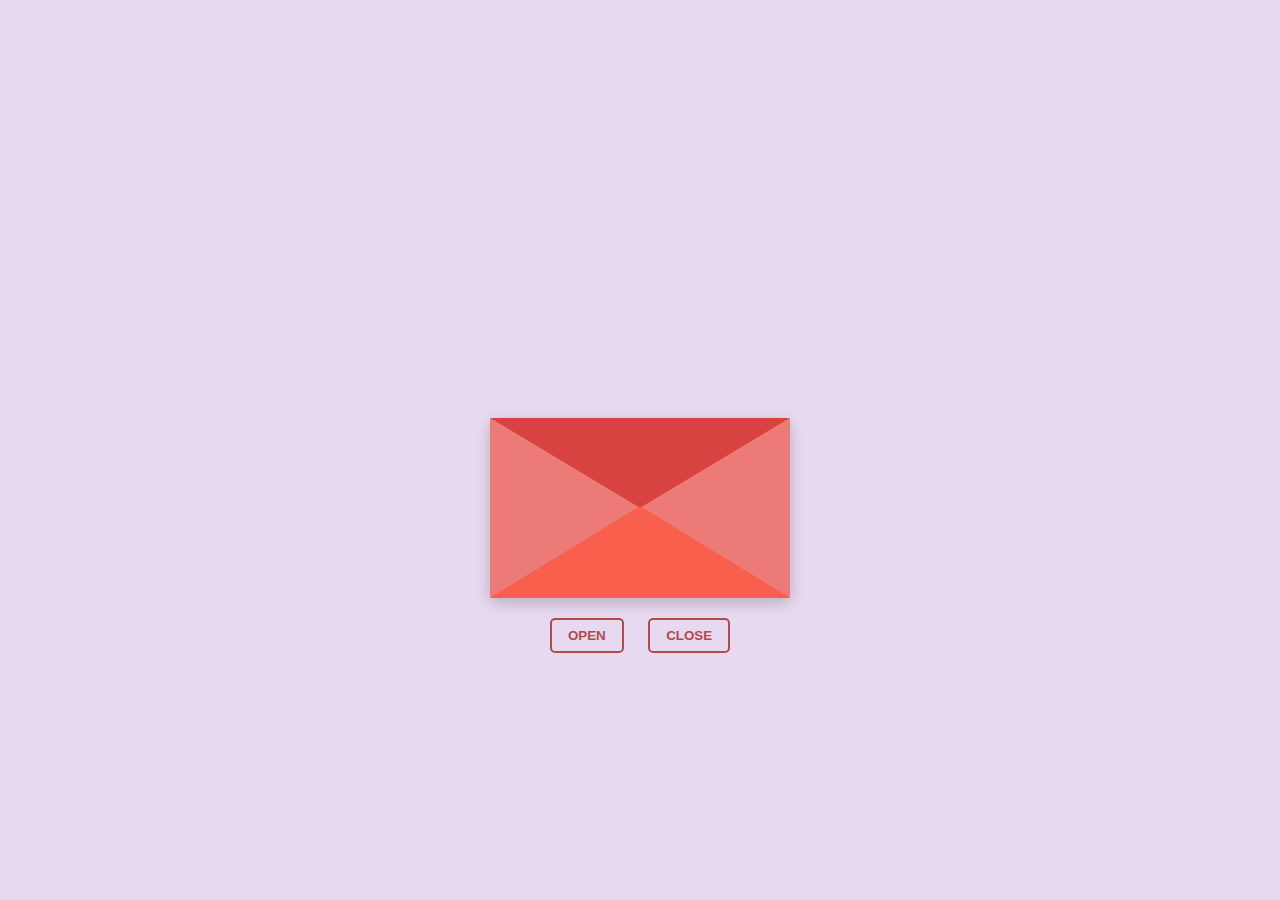
<file: Index.html>
<!DOCTYPE html>
<html lang="es">
<head>
  <meta charset="UTF-8" />
  <meta name="viewport" content="width=device-width, initial-scale=1.0" />
  <title>Sobre con Carta</title>
  <link rel="stylesheet" href="styles.css" />
  <link href="https://fonts.googleapis.com/css2?family=Dancing+Script:wght@700&display=swap" rel="stylesheet">
</head>
<body>
  <!-- Overlay para el fondo -->
  <div class="overlay" id="overlay"></div>

  <div class="container">
    <div class="envelope" id="envelope">
      <div class="side-left"></div>
      <div class="side-right"></div>
      <div class="bottom"></div>
      <div class="letter" id="letter">
        <button class="close-btn" onclick="closeLetter()">&times;</button>
        <div class="letter-content">
          <p class="to"><strong>To: Crush</strong></p>
          <p>Dear, you are so beautiful<br>That every time I see you<br>my world stops.</p>
          <p class="signature" style="margin-top: 20px; font-style: italic;">With love ❤️</p>
        </div>
      </div>
      <div class="flap" id="flap">
        <svg width="300" height="90" viewBox="0 0 300 90" style="position:absolute;top:0;left:0;">
          <polygon points="0,0 300,0 150,90" fill="#d84341" />
        </svg>
      </div>
    </div>
  </div>

  <div class="controls">
    <button onclick="openLetter()">OPEN</button>
    <button onclick="closeLetter()">CLOSE</button>
  </div>

  <script src="https://cdnjs.cloudflare.com/ajax/libs/gsap/3.12.5/gsap.min.js"></script>
  <script src="script.js"></script>
</body>
</html>
</file>
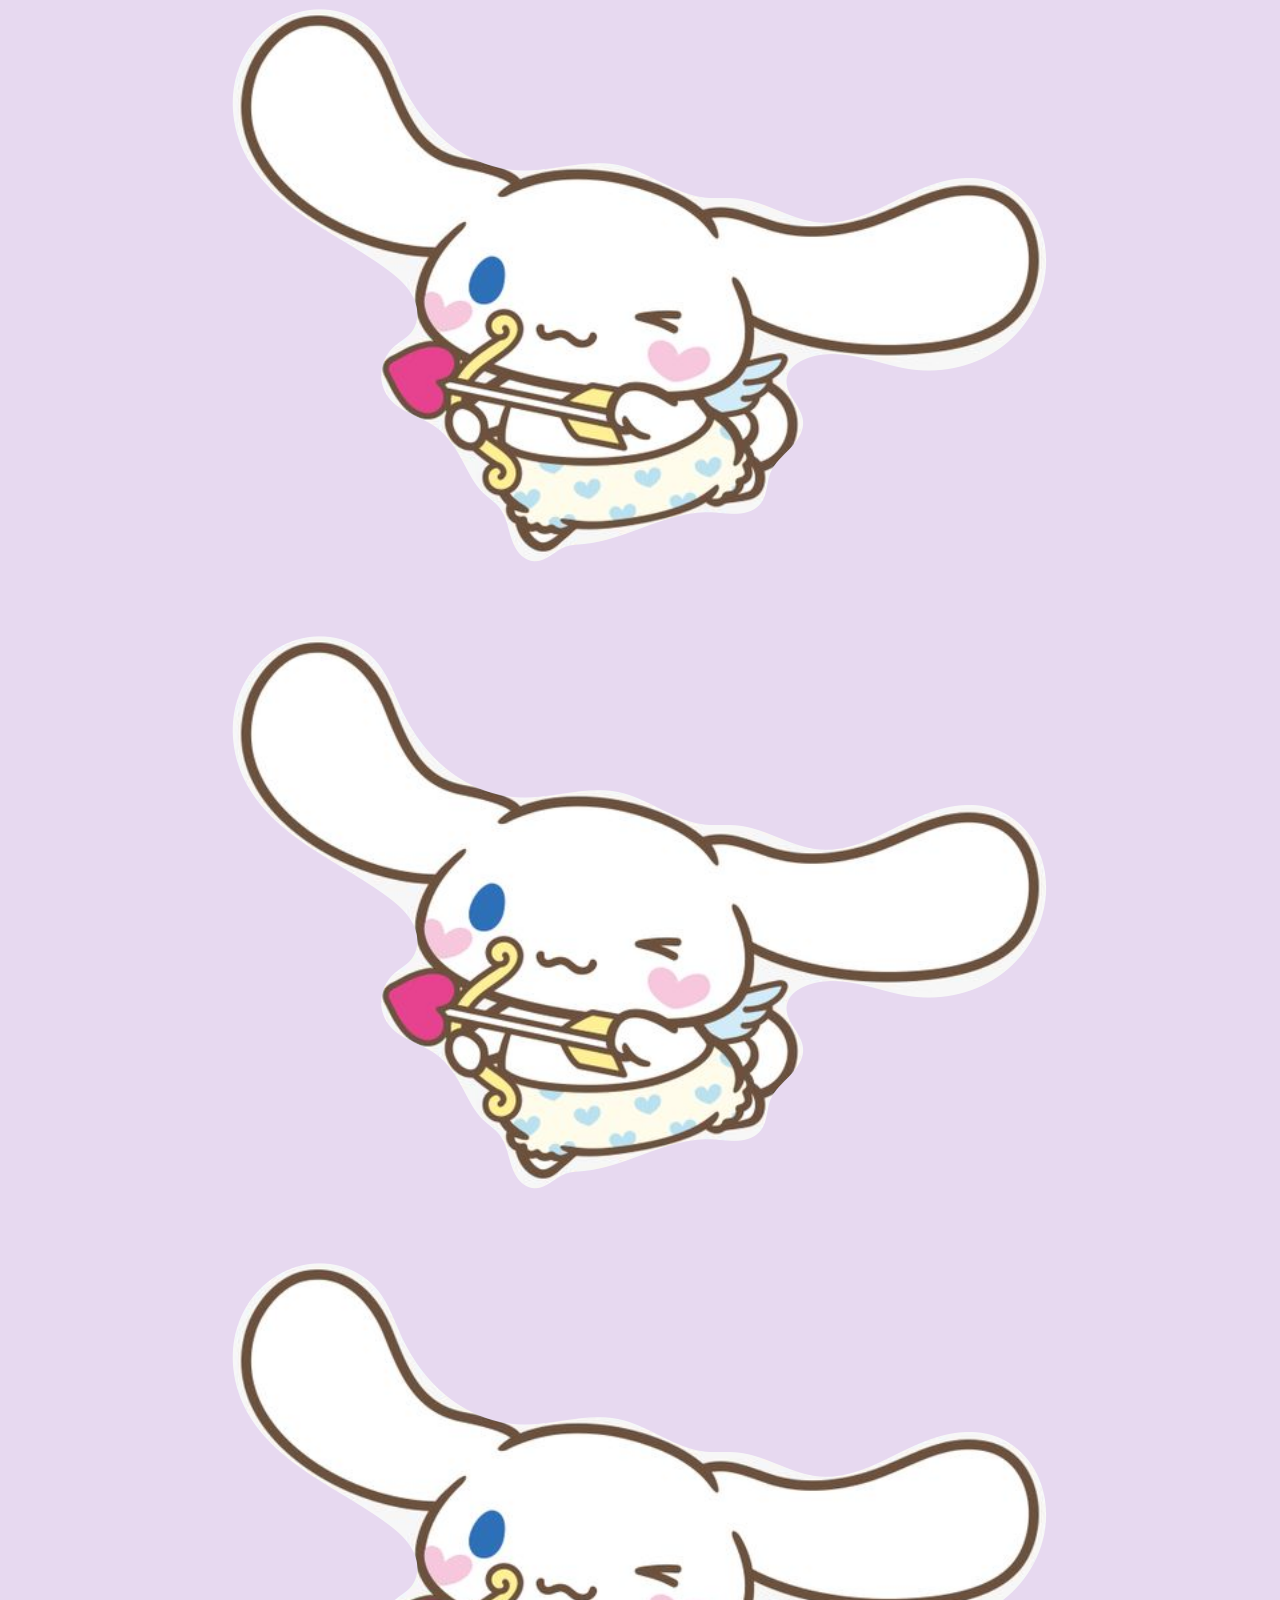
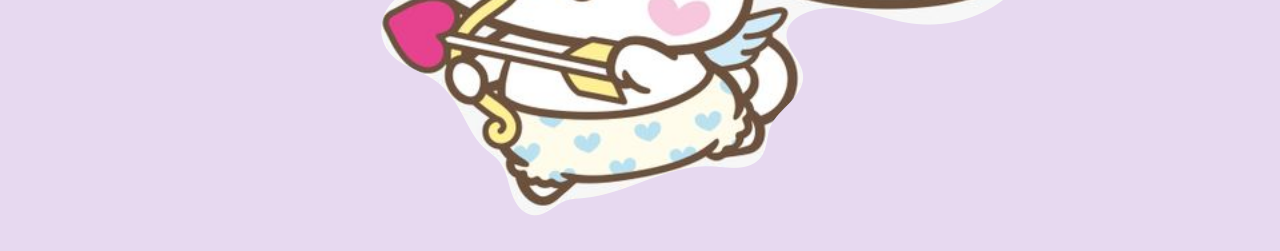
<file: index.html>
<!DOCTYPE html>
<html lang="es">
<head>
  <meta charset="UTF-8" />
  <meta name="viewport" content="width=device-width, initial-scale=1.0" />
  <title>Sobre con Carta</title>
  <link rel="stylesheet" href="styles.css" />
  <link href="https://fonts.googleapis.com/css2?family=Dancing+Script:wght@700&display=swap" rel="stylesheet">
</head>
<body>
  <!-- Intro GIF -->
  <div id="intro-gif" class="intro-gif-container">
    <img src="assets/Corazon-Cinnamoroll.gif" alt="Corazon Cinnamoroll" class="intro-gif">
  </div>

  <!-- Overlay para el fondo -->
  <div class="overlay" id="overlay"></div>

  <!-- Cupids decorativos -->
  <img src="assets/Cupid-Cinnamoroll.png" alt="Cupid Cinnamoroll" class="cupid cupid-left" id="cupidLeft">
  <img src="assets/Cupid-Cinnamoroll.png" alt="Cupid Cinnamoroll" class="cupid cupid-right" id="cupidRight">
  <img src="assets/Cupid-Cinnamoroll.png" alt="Cupid Cinnamoroll" class="cupid cupid-top-left" id="cupidTopLeft">
  <img src="assets/Cupid-Cinnamoroll.png" alt="Cupid Cinnamoroll" class="cupid cupid-top-right" id="cupidTopRight">

  <!-- Contenedor principal -->
  <div class="container" id="main-container" style="display:none;">
    <div class="envelope" id="envelope">
      <div class="side-left"></div>
      <div class="side-right"></div>
      <div class="bottom"></div>
      <div class="letter" id="letter">
        <div class="letter-content">
          <p class="to"><strong>Para: Ross Miau</strong></p>
          <p>Hola, sé que no nos conocemos, pero quería decirte que me pareces una persona muy bonita. Si en algún momento te gustaría conversar o compartir una tarde tranquila, me encantaría conocerte mejor.</p>
          <p>¿Te gustaría salir conmigo algún día? Me haría muy feliz.</p>
          <p class="signature" style="margin-top: 20px; font-style: italic;">Con cariño, Elias ❤️</p>
        </div>
      </div>
      <div class="flap" id="flap">
        <svg width="300" height="90" viewBox="0 0 300 90" style="position:absolute;top:0;left:0;">
          <polygon points="0,0 300,0 150,90" fill="#d84341" />
        </svg>
      </div>
    </div>
  </div>

  <!-- Controles -->
  <div class="controls" id="main-controls" style="display:none;">
    <button onclick="openLetter()">OPEN</button>
    <button onclick="closeLetter()">CLOSE</button>
  </div>

  <script src="https://cdnjs.cloudflare.com/ajax/libs/gsap/3.12.5/gsap.min.js"></script>
  <script src="script.js"></script>
</body>
</html>
</file>
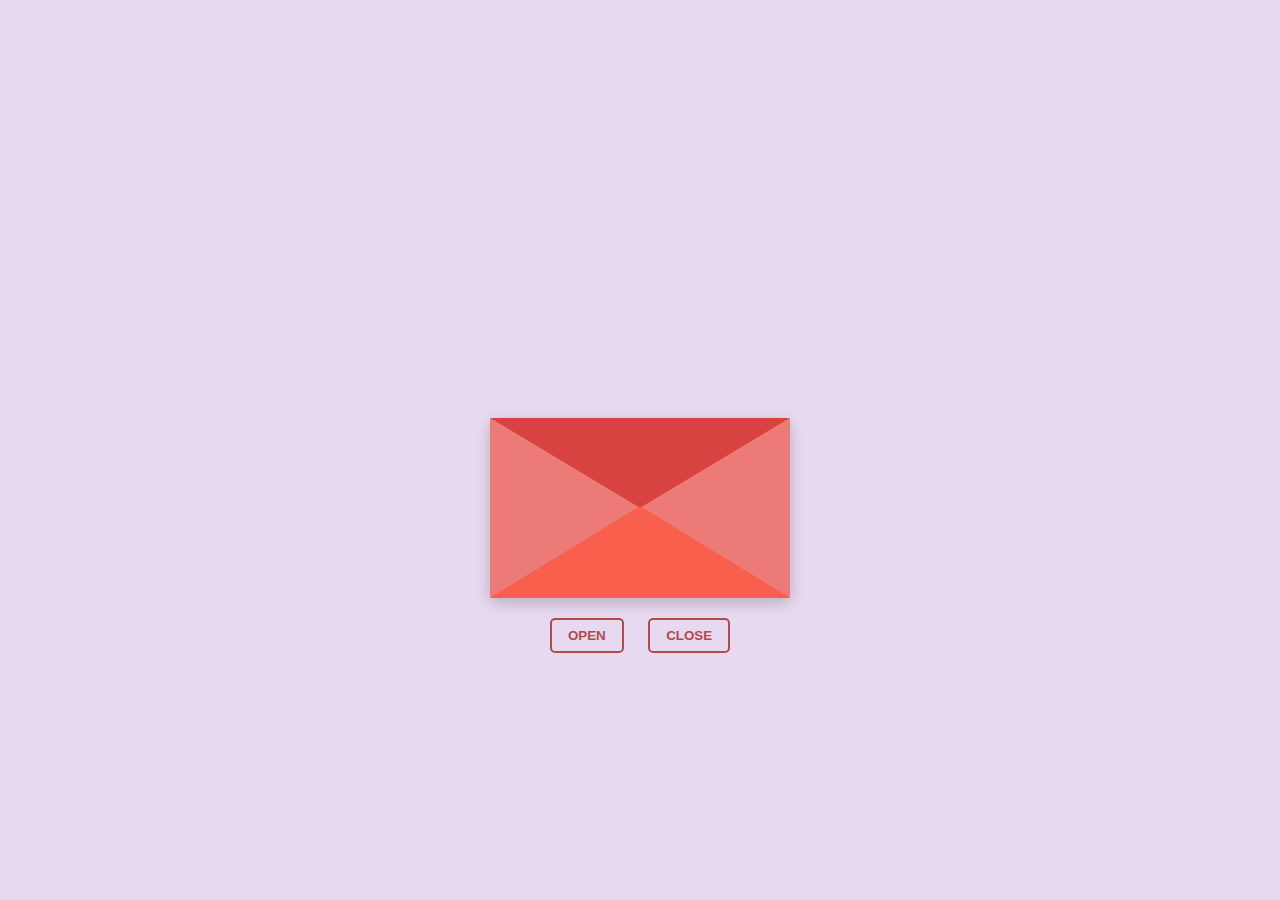
<file: ValentineLoveLetter/index.html>
<!DOCTYPE html>
<html lang="es">
<head>
  <meta charset="UTF-8" />
  <meta name="viewport" content="width=device-width, initial-scale=1.0" />
  <title>Sobre con Carta</title>
  <link rel="stylesheet" href="styles.css" />
  <link href="https://fonts.googleapis.com/css2?family=Dancing+Script:wght@700&display=swap" rel="stylesheet">
</head>
<body>
  <!-- Overlay para el fondo -->
  <div class="overlay" id="overlay"></div>

  <div class="container">
    <div class="envelope" id="envelope">
      <div class="side-left"></div>
      <div class="side-right"></div>
      <div class="bottom"></div>
      <div class="letter" id="letter">
        <button class="close-btn" onclick="closeLetter()">&times;</button>
        <div class="letter-content">
          <p class="to"><strong>To: Crush</strong></p>
          <p>Dear, you are so beautiful<br>That every time I see you<br>my world stops.</p>
          <p class="signature" style="margin-top: 20px; font-style: italic;">With love ❤️</p>
        </div>
      </div>
      <div class="flap" id="flap">
        <svg width="300" height="90" viewBox="0 0 300 90" style="position:absolute;top:0;left:0;">
          <polygon points="0,0 300,0 150,90" fill="#d84341" />
        </svg>
      </div>
    </div>
  </div>

  <div class="controls">
    <button onclick="openLetter()">OPEN</button>
    <button onclick="closeLetter()">CLOSE</button>
  </div>

  <script src="https://cdnjs.cloudflare.com/ajax/libs/gsap/3.12.5/gsap.min.js"></script>
  <script src="script.js"></script>
</body>
</html>
</file>
<file: styles.css>
body {
  background-color: #e7d9f0;
  display: flex;
  flex-direction: column;
  align-items: center;
  justify-content: center;
  height: 100vh;
  font-family: 'Segoe UI', sans-serif;
  margin: 0;
}

.container {
  position: relative;
  width: 300px;
  height: 350px;
  perspective: 1000px;
  overflow: visible;
}

.envelope {
  position: absolute;
  left: 0;
  bottom: 0;
  width: 300px;
  height: 180px;
  background: #f95f4d;
  border-radius: 5px;
  box-shadow: 0 5px 15px rgba(0,0,0,0.2);
}

.flap {
  position: absolute;
  top: 0;
  left: 0;
  width: 300px;
  height: 90px;
  transform-origin: top center;
  transform: rotateX(0deg);
  z-index: 1;
  transition: transform 0.6s ease;
  perspective: 1000px;
}

.flap svg {
  display: block;
  position: absolute;
  top: 0; left: 0;
  width: 300px; height: 90px;
  pointer-events: none;
  z-index: 2;
}

.flap .flap-back-svg {
  z-index: 3;
  opacity: 0;
  transition: opacity 0.2s;
}

.flap.open .flap-back-svg {
  opacity: 1;
}

.flap.open svg:not(.flap-back-svg) {
  opacity: 0;
}

.flap::after {
  content: '';
  position: absolute;
  top: 0;
  left: 0;
  width: 0;
  height: 0;
  border-left: 150px solid transparent;
  border-right: 150px solid transparent;
  border-top: 90px solid #f95f4d;
  transform: rotateX(180deg);
  backface-visibility: hidden;
  pointer-events: none;
  opacity: 0;
  transition: opacity 0.3s;
}

.flap.open::after {
  opacity: 1;
}

.side-left,
.side-right {
  position: absolute;
  top: 0;
  width: 0;
  height: 0;
  border-style: solid;
  z-index: 2;
}

.side-left {
  left: 0;
  border-width: 90px 0 90px 150px;
  border-color: transparent transparent transparent #ec7b77;
}

.side-right {
  right: 0;
  border-width: 90px 150px 90px 0;
  border-color: transparent #ec7b77 transparent transparent;
}

.bottom {
  position: absolute;
  bottom: 0;
  left: 0;
  width: 0;
  height: 0;
  border-left: 150px solid transparent;
  border-right: 150px solid transparent;
  border-bottom: 92px solid #f95f4d;
  border-top: none;
  z-index: 4;
}

/* Clase independiente para la carta */
.letter {
  position: absolute;
  left: 50%;
  top: 10px;
  transform: translateX(-50%);
  width: 80%;
  height: 120px;
  background-color: white;
  border-radius: 12px;
  padding: 20px 12px 12px 12px;
  box-shadow: 0 8px 24px rgba(0,0,0,0.18);
  text-align: center;
  font-family: 'Dancing Script', cursive;
  font-size: 1.1em;
  z-index: 2;
  opacity: 0;
  cursor: pointer;
  transition: all 0.3s ease;
  display: flex;
  flex-direction: column;
  justify-content: center;
  align-items: center;
}

.letter:hover {
  box-shadow: 0 12px 32px rgba(0,0,0,0.25);
  transform: translateX(-50%) translateY(-2px);
}

/* Estado expandido de la carta */
.letter.expanded {
  left: 50%;
  top: 50%;
  transform: translate(-50%, -50%) scale(1.5);
  width: 400px;
  height: 300px;
  z-index: 1001;
  box-shadow: 0 20px 60px rgba(0,0,0,0.4);
  padding: 40px 30px;
  font-size: 1.4em;
  background: linear-gradient(135deg, #ffffff 0%, #f8f9fa 100%);
  border: 2px solid #b44a4a;
  cursor: default;
}

.letter.expanded .letter-content {
  height: 100%;
  display: flex;
  flex-direction: column;
  justify-content: center;
  align-items: center;
}

.letter.expanded .close-btn {
  position: absolute;
  top: 15px;
  right: 20px;
  background: #b44a4a;
  color: white;
  border: none;
  border-radius: 50%;
  width: 30px;
  height: 30px;
  cursor: pointer;
  font-size: 18px;
  font-weight: bold;
  display: flex;
  align-items: center;
  justify-content: center;
  opacity: 1;
  pointer-events: auto;
  transition: all 0.3s ease;
  z-index: 1002;
}

.letter.expanded .close-btn:hover {
  background: #8b3a3a;
  transform: scale(1.1);
}

.letter .close-btn {
  opacity: 0;
  pointer-events: none;
  position: absolute;
  top: 15px;
  right: 20px;
  background: #b44a4a;
  color: white;
  border: none;
  border-radius: 50%;
  width: 30px;
  height: 30px;
  cursor: pointer;
  font-size: 18px;
  font-weight: bold;
  display: flex;
  align-items: center;
  justify-content: center;
  transition: all 0.3s ease;
  z-index: 15;
}

/* Overlay para el fondo cuando la carta está expandida */
.overlay {
  position: fixed;
  top: 0;
  left: 0;
  width: 100%;
  height: 100%;
  z-index: 1000;
  opacity: 0;
  visibility: hidden;
  transition: all 0.3s ease;
  cursor: pointer;
}

.overlay.active {
  opacity: 1;
  visibility: visible;
}

.side-left, .side-right, .bottom {
  z-index: 3;
}

.controls {
  margin-top: 20px;
}

.controls button {
  background-color: transparent;
  border: 2px solid #b44a4a;
  color: #b44a4a;
  padding: 8px 16px;
  margin: 0 10px;
  border-radius: 5px;
  font-weight: bold;
  cursor: pointer;
  transition: 0.3s;
}

.controls button:hover {
  background-color: #b44a4a;
  color: white;
}

.letter p {
  margin: 6px 0;
  font-size: 16px;
  color: #b44a4a;
}

.letter.expanded p {
  font-size: 20px;
  line-height: 1.6;
}

.flap-back-svg {
  position: absolute;
  top: -90px;
  left: 0;
  width: 300px;
  height: 90px;
  opacity: 0;
  pointer-events: none;
  z-index: 20;
  transition: opacity 0.2s;
}

.envelope.open .flap-back-svg {
  opacity: 1;
}
</file>
<file: ValentineLoveLetter/styles.css>
body {
  background-color: #e7d9f0;
  display: flex;
  flex-direction: column;
  align-items: center;
  justify-content: center;
  height: 100vh;
  font-family: 'Segoe UI', sans-serif;
  margin: 0;
}

.container {
  position: relative;
  width: 300px;
  height: 350px;
  perspective: 1000px;
  overflow: visible;
}

.envelope {
  position: absolute;
  left: 0;
  bottom: 0;
  width: 300px;
  height: 180px;
  background: #f95f4d;
  border-radius: 5px;
  box-shadow: 0 5px 15px rgba(0,0,0,0.2);
}

.flap {
  position: absolute;
  top: 0;
  left: 0;
  width: 300px;
  height: 90px;
  transform-origin: top center;
  transform: rotateX(0deg);
  z-index: 1;
  transition: transform 0.6s ease;
  perspective: 1000px;
}

.flap svg {
  display: block;
  position: absolute;
  top: 0; left: 0;
  width: 300px; height: 90px;
  pointer-events: none;
  z-index: 2;
}

.flap .flap-back-svg {
  z-index: 3;
  opacity: 0;
  transition: opacity 0.2s;
}

.flap.open .flap-back-svg {
  opacity: 1;
}

.flap.open svg:not(.flap-back-svg) {
  opacity: 0;
}

.flap::after {
  content: '';
  position: absolute;
  top: 0;
  left: 0;
  width: 0;
  height: 0;
  border-left: 150px solid transparent;
  border-right: 150px solid transparent;
  border-top: 90px solid #f95f4d;
  transform: rotateX(180deg);
  backface-visibility: hidden;
  pointer-events: none;
  opacity: 0;
  transition: opacity 0.3s;
}

.flap.open::after {
  opacity: 1;
}

.side-left,
.side-right {
  position: absolute;
  top: 0;
  width: 0;
  height: 0;
  border-style: solid;
  z-index: 2;
}

.side-left {
  left: 0;
  border-width: 90px 0 90px 150px;
  border-color: transparent transparent transparent #ec7b77;
}

.side-right {
  right: 0;
  border-width: 90px 150px 90px 0;
  border-color: transparent #ec7b77 transparent transparent;
}

.bottom {
  position: absolute;
  bottom: 0;
  left: 0;
  width: 0;
  height: 0;
  border-left: 150px solid transparent;
  border-right: 150px solid transparent;
  border-bottom: 92px solid #f95f4d;
  border-top: none;
  z-index: 4;
}

/* Clase independiente para la carta */
.letter {
  position: absolute;
  left: 50%;
  top: 10px;
  transform: translateX(-50%);
  width: 80%;
  height: 120px;
  background-color: white;
  border-radius: 12px;
  padding: 20px 12px 12px 12px;
  box-shadow: 0 8px 24px rgba(0,0,0,0.18);
  text-align: center;
  font-family: 'Dancing Script', cursive;
  font-size: 1.1em;
  z-index: 2;
  opacity: 0;
  cursor: pointer;
  transition: all 0.3s ease;
  display: flex;
  flex-direction: column;
  justify-content: center;
  align-items: center;
}

.letter:hover {
  box-shadow: 0 12px 32px rgba(0,0,0,0.25);
  transform: translateX(-50%) translateY(-2px);
}

/* Estado expandido de la carta */
.letter.expanded {
  left: 50%;
  top: 50%;
  transform: translate(-50%, -50%) scale(1.5);
  width: 400px;
  height: 300px;
  z-index: 1001;
  box-shadow: 0 20px 60px rgba(0,0,0,0.4);
  padding: 40px 30px;
  font-size: 1.4em;
  background: linear-gradient(135deg, #ffffff 0%, #f8f9fa 100%);
  border: 2px solid #b44a4a;
  cursor: default;
}

.letter.expanded .letter-content {
  height: 100%;
  display: flex;
  flex-direction: column;
  justify-content: center;
  align-items: center;
}

.letter.expanded .close-btn {
  position: absolute;
  top: 15px;
  right: 20px;
  background: #b44a4a;
  color: white;
  border: none;
  border-radius: 50%;
  width: 30px;
  height: 30px;
  cursor: pointer;
  font-size: 18px;
  font-weight: bold;
  display: flex;
  align-items: center;
  justify-content: center;
  opacity: 1;
  pointer-events: auto;
  transition: all 0.3s ease;
  z-index: 1002;
}

.letter.expanded .close-btn:hover {
  background: #8b3a3a;
  transform: scale(1.1);
}

.letter .close-btn {
  opacity: 0;
  pointer-events: none;
  position: absolute;
  top: 15px;
  right: 20px;
  background: #b44a4a;
  color: white;
  border: none;
  border-radius: 50%;
  width: 30px;
  height: 30px;
  cursor: pointer;
  font-size: 18px;
  font-weight: bold;
  display: flex;
  align-items: center;
  justify-content: center;
  transition: all 0.3s ease;
  z-index: 15;
}

/* Overlay para el fondo cuando la carta está expandida */
.overlay {
  position: fixed;
  top: 0;
  left: 0;
  width: 100%;
  height: 100%;
  z-index: 1000;
  opacity: 0;
  visibility: hidden;
  transition: all 0.3s ease;
  cursor: pointer;
}

.overlay.active {
  opacity: 1;
  visibility: visible;
}

.side-left, .side-right, .bottom {
  z-index: 3;
}

.controls {
  margin-top: 20px;
}

.controls button {
  background-color: transparent;
  border: 2px solid #b44a4a;
  color: #b44a4a;
  padding: 8px 16px;
  margin: 0 10px;
  border-radius: 5px;
  font-weight: bold;
  cursor: pointer;
  transition: 0.3s;
}

.controls button:hover {
  background-color: #b44a4a;
  color: white;
}

.letter p {
  margin: 6px 0;
  font-size: 16px;
  color: #b44a4a;
}

.letter.expanded p {
  font-size: 20px;
  line-height: 1.6;
}

.flap-back-svg {
  position: absolute;
  top: -90px;
  left: 0;
  width: 300px;
  height: 90px;
  opacity: 0;
  pointer-events: none;
  z-index: 20;
  transition: opacity 0.2s;
}

.envelope.open .flap-back-svg {
  opacity: 1;
}
</file>
